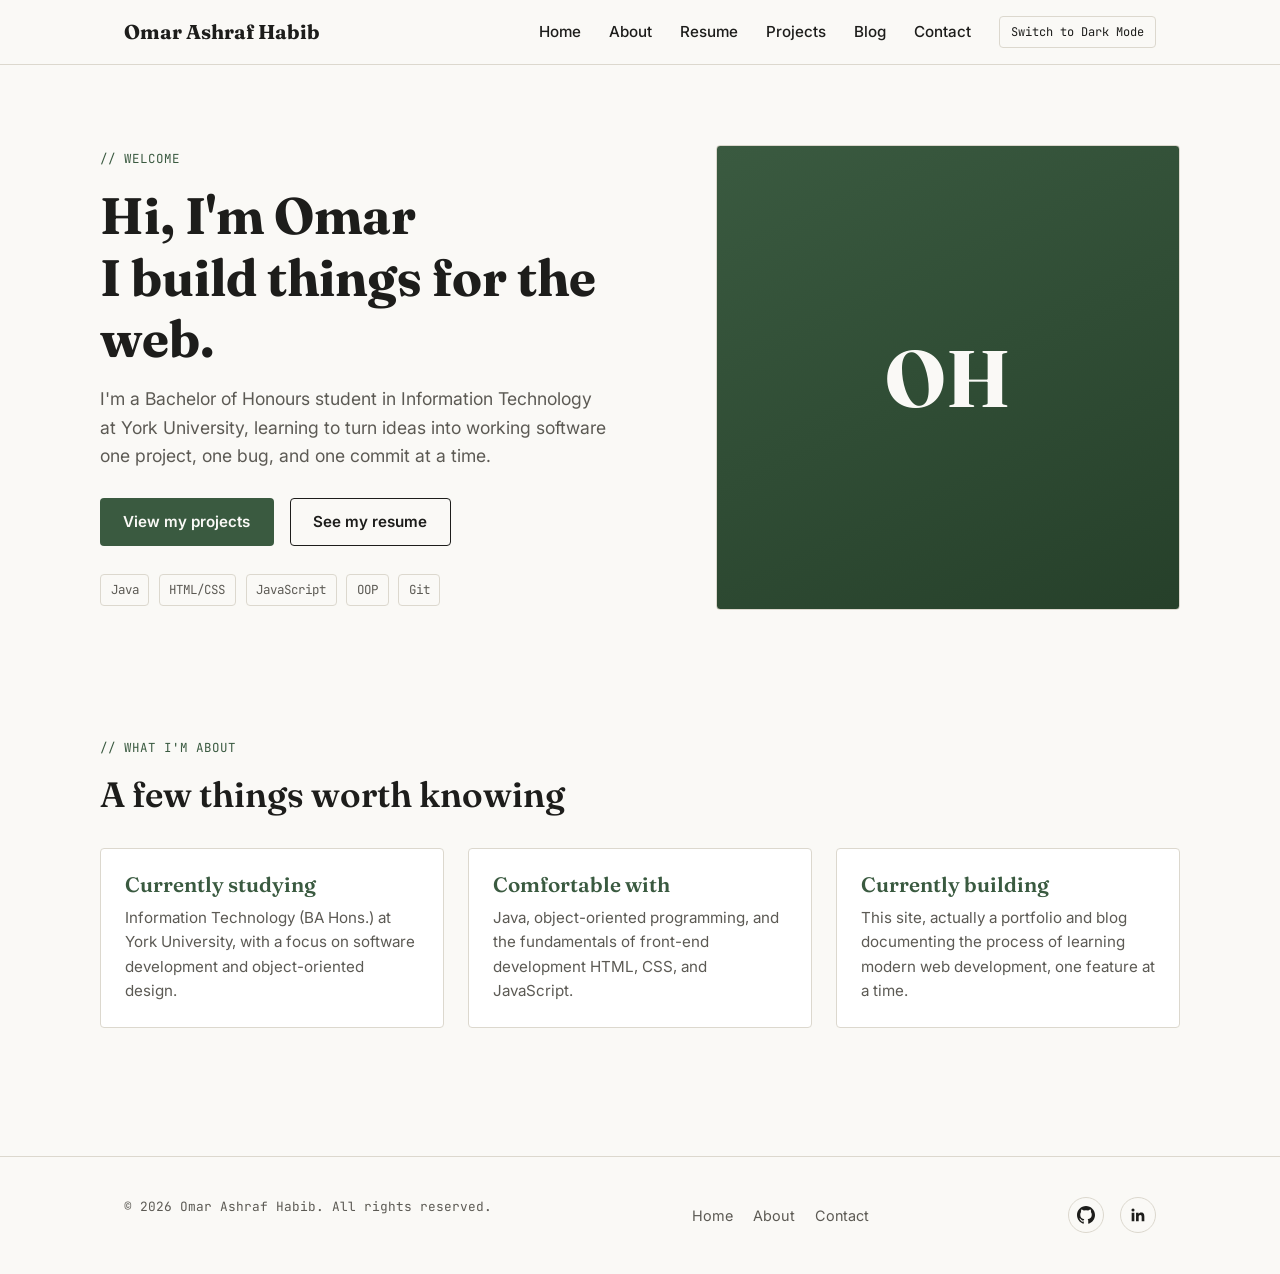
<file: index.html>
<!DOCTYPE html>
<html lang="en">
<head>
  <meta charset="UTF-8">
  <meta name="viewport" content="width=device-width, initial-scale=1.0">
  <title>Omar Ashraf Habib — IT Student &amp; Developer</title>
  <meta name="description" content="Portfolio of Omar Ashraf Habib, IT student at York University.">

  <link rel="stylesheet" href="css/style.css">

  <style>
    .hero {
      display: grid;
      grid-template-columns: 1.1fr 0.9fr;
      gap: 3rem;
      align-items: center;
      padding: 5rem 0 4rem;
    }

    .hero-photo {
      width: 100%;
      aspect-ratio: 1 / 1;
      border-radius: var(--radius);
      background: linear-gradient(155deg, var(--accent) 0%, #26402A 100%);
      display: flex;
      align-items: center;
      justify-content: center;
      color: #FAF9F6;
      font-family: var(--font-display);
      font-size: 5rem;
      font-weight: 700;
      border: 1px solid var(--border);
    }

    .hero h1 { margin: 0.75rem 0 1rem; }

    .hero-actions {
      display: flex;
      gap: 1rem;
      margin-top: 1.75rem;
      flex-wrap: wrap;
    }

    .stack-tags {
      display: flex;
      gap: 0.6rem;
      flex-wrap: wrap;
      margin-top: 1.75rem;
    }

    .stack-tags span {
      font-family: var(--font-mono);
      font-size: 0.78rem;
      border: 1px solid var(--border);
      padding: 0.3rem 0.6rem;
      border-radius: var(--radius);
      color: var(--text-muted);
    }

    .highlights {
      display: grid;
      grid-template-columns: repeat(3, 1fr);
      gap: 1.5rem;
    }

    .highlights .card h3 { margin-bottom: 0.5rem; color: var(--accent); }
    .highlights .card p { color: var(--text-muted); margin-bottom: 0; font-size: 0.95rem; }

    @media (max-width: 720px) {
      .hero { grid-template-columns: 1fr; padding-top: 2.5rem; }
      .hero-photo { max-width: 260px; margin: 0 auto; font-size: 3.5rem; }
      .highlights { grid-template-columns: 1fr; }
    }
  </style>
</head>
<body data-theme="light">
  <script>
    (function () {
      var saved = localStorage.getItem("theme");
      if (saved) document.body.setAttribute("data-theme", saved);
    })();
  </script>

  <div id="header-placeholder"></div>
  <!-- ===== Hero ===== -->
  <main>
    <section class="section hero container">
      <div class="hero-text">
        <p class="eyebrow">// welcome</p>
        <h1>Hi, I'm Omar <br>I build things for the web.</h1>
        <p style="font-size: 1.1rem; color: var(--text-muted); max-width: 46ch;">
          I'm a Bachelor of Honours student in Information Technology at York University,
          learning to turn ideas into working software  one project, one bug, and one
          commit at a time.
        </p>

        <div class="hero-actions">
          <a href="projects.html" class="btn btn-primary">View my projects</a>
          <a href="resume.html" class="btn btn-outline">See my resume</a>
        </div>

        <div class="stack-tags">
          <span>Java</span>
          <span>HTML/CSS</span>
          <span>JavaScript</span>
          <span>OOP</span>
          <span>Git</span>
        </div>
      </div>

      <div class="hero-photo" aria-hidden="true">OH</div>
    </section>

    <!-- ===== Quick highlights ===== -->
    <section class="section container">
      <p class="eyebrow">// what I'm about</p>
      <h2 style="margin-bottom: 2rem;">A few things worth knowing</h2>

      <div class="highlights">
        <div class="card">
          <h3>Currently studying</h3>
          <p>Information Technology (BA Hons.) at York University, with a focus on
          software development and object-oriented design.</p>
        </div>
        <div class="card">
          <h3>Comfortable with</h3>
          <p>Java, object-oriented programming, and the fundamentals of front-end
          development  HTML, CSS, and JavaScript.</p>
        </div>
        <div class="card">
          <h3>Currently building</h3>
          <p>This site, actually a portfolio and blog documenting the process of
          learning modern web development, one feature at a time.</p>
        </div>
      </div>
    </section>
  </main>

  <div id="footer-placeholder"></div>
  <script src="js/theme.js"></script>
  <script src="js/components.js"></script>
</body>
</html>
</file>
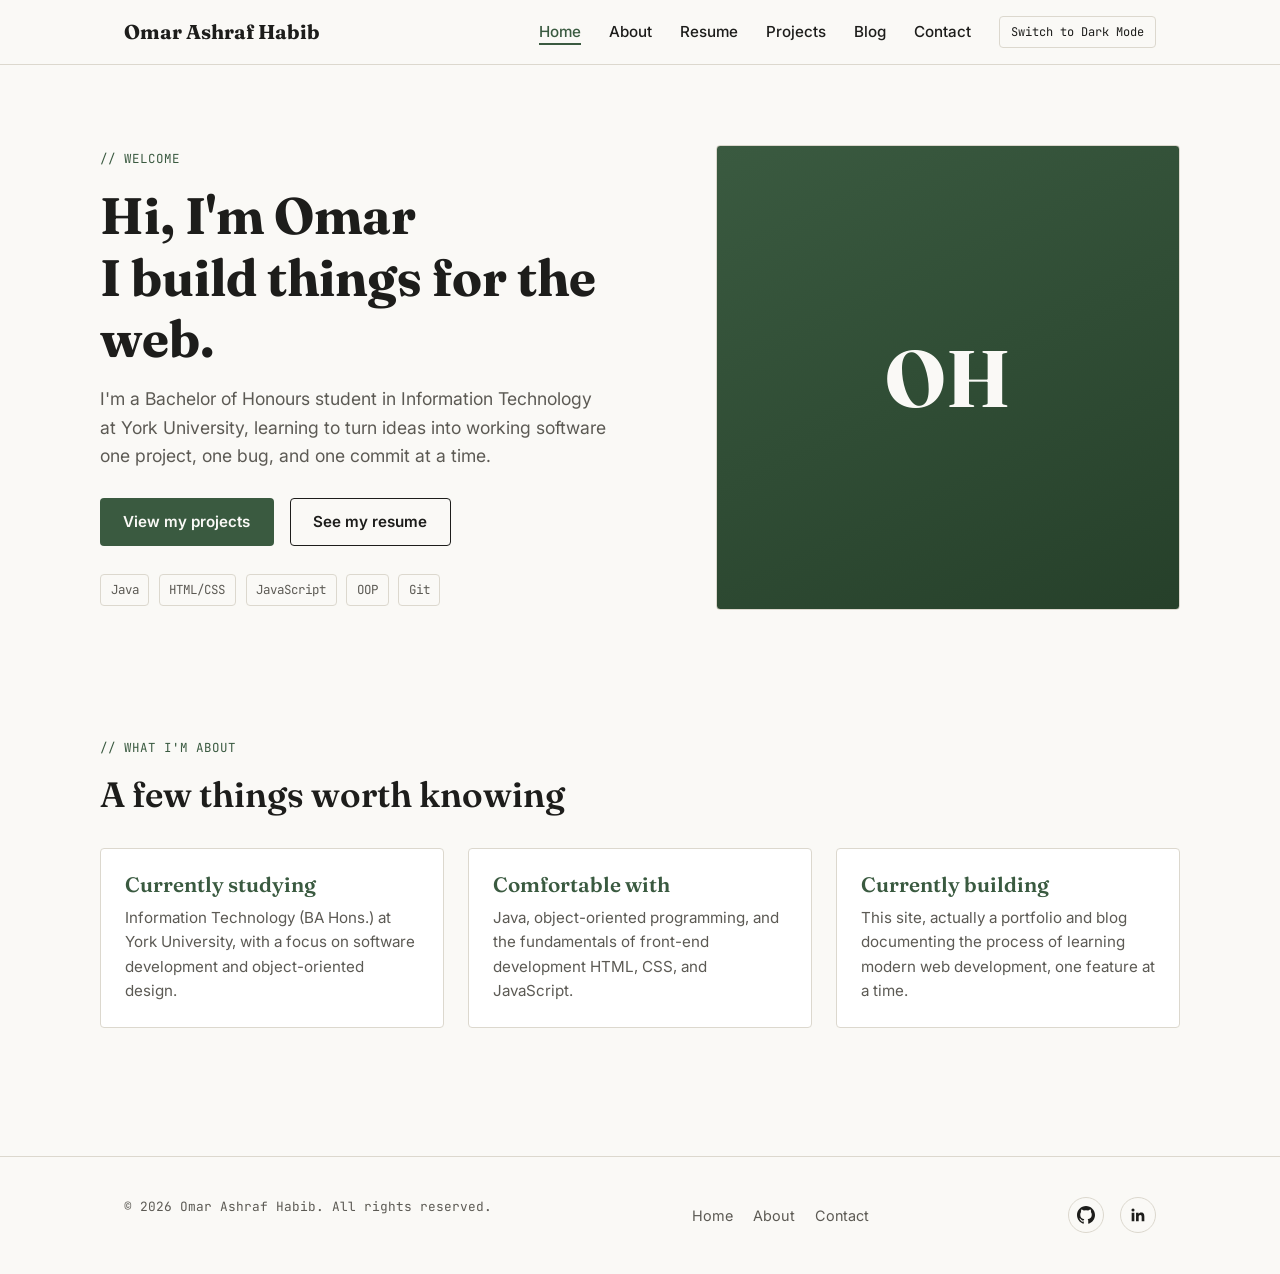
<file: Index.html>
<!DOCTYPE html>
<html lang="en">
<head>
  <meta charset="UTF-8">
  <meta name="viewport" content="width=device-width, initial-scale=1.0">
  <title>Omar Ashraf Habib — IT Student &amp; Developer</title>
  <meta name="description" content="Portfolio of Omar Ashraf Habib, IT student at York University.">

  <!-- External stylesheet (Level 3: external CSS) -->
  <link rel="stylesheet" href="css/style.css">

  <!-- Internal stylesheet (Level 2: internal CSS) — page-specific hero layout -->
  <style>
    .hero {
      display: grid;
      grid-template-columns: 1.1fr 0.9fr;
      gap: 3rem;
      align-items: center;
      padding: 5rem 0 4rem;
    }

    .hero-photo {
      width: 100%;
      aspect-ratio: 1 / 1;
      border-radius: var(--radius);
      background: linear-gradient(155deg, var(--accent) 0%, #26402A 100%);
      display: flex;
      align-items: center;
      justify-content: center;
      color: #FAF9F6;
      font-family: var(--font-display);
      font-size: 5rem;
      font-weight: 700;
      border: 1px solid var(--border);
    }

    .hero h1 { margin: 0.75rem 0 1rem; }

    .hero-actions {
      display: flex;
      gap: 1rem;
      margin-top: 1.75rem;
      flex-wrap: wrap;
    }

    .stack-tags {
      display: flex;
      gap: 0.6rem;
      flex-wrap: wrap;
      margin-top: 1.75rem;
    }

    .stack-tags span {
      font-family: var(--font-mono);
      font-size: 0.78rem;
      border: 1px solid var(--border);
      padding: 0.3rem 0.6rem;
      border-radius: var(--radius);
      color: var(--text-muted);
    }

    .highlights {
      display: grid;
      grid-template-columns: repeat(3, 1fr);
      gap: 1.5rem;
    }

    .highlights .card h3 { margin-bottom: 0.5rem; color: var(--accent); }
    .highlights .card p { color: var(--text-muted); margin-bottom: 0; font-size: 0.95rem; }

    @media (max-width: 720px) {
      .hero { grid-template-columns: 1fr; padding-top: 2.5rem; }
      .hero-photo { max-width: 260px; margin: 0 auto; font-size: 3.5rem; }
      .highlights { grid-template-columns: 1fr; }
    }
  </style>
</head>
<body data-theme="light">

    <script>
        (function () {
        var saved = localStorage.getItem("theme");
        if (saved) document.body.setAttribute("data-theme", saved);
        })();
    </script>

  <!-- ===== Header / Navigation ===== -->
  <header class="site-header">
    <div class="nav-wrap">
      <a href="index.html" class="brand">Omar Ashraf Habib</a>

      <button class="nav-toggle" id="nav-toggle" aria-expanded="false" aria-controls="main-nav">Menu</button>

      <nav class="main-nav" id="main-nav">
        <ul>
          <li><a href="index.html" aria-current="page">Home</a></li>
          <li><a href="about.html">About</a></li>
          <li><a href="resume.html">Resume</a></li>
          <li><a href="projects.html">Projects</a></li>
          <li><a href="blog.html">Blog</a></li>
          <li><a href="contact.html">Contact</a></li>
          <li><button class="theme-toggle" id="theme-toggle">Switch to Dark Mode</button></li>
        </ul>
      </nav>
    </div>
  </header>

  <!-- ===== Hero ===== -->
  <main>
    <section class="section hero container">
      <div class="hero-text">
        <p class="eyebrow">// welcome</p>
        <h1>Hi, I'm Omar <br>I build things for the web.</h1>
        <p style="font-size: 1.1rem; color: var(--text-muted); max-width: 46ch;">
          I'm a Bachelor of Honours student in Information Technology at York University,
          learning to turn ideas into working software one project, one bug, and one
          commit at a time.
        </p>

        <div class="hero-actions">
          <a href="projects.html" class="btn btn-primary">View my projects</a>
          <a href="resume.html" class="btn btn-outline">See my resume</a>
        </div>

        <div class="stack-tags">
          <span>Java</span>
          <span>HTML/CSS</span>
          <span>JavaScript</span>
          <span>OOP</span>
          <span>Git</span>
        </div>
      </div>

      <div class="hero-photo" aria-hidden="true">OH</div>
    </section>

    <!-- ===== Quick highlights ===== -->
    <section class="section container">
      <p class="eyebrow">// what I'm about</p>
      <h2 style="margin-bottom: 2rem;">A few things worth knowing</h2>

      <div class="highlights">
        <div class="card">
          <h3>Currently studying</h3>
          <p>Information Technology (BA Hons.) at York University, with a focus on
          software development and object-oriented design.</p>
        </div>
        <div class="card">
          <h3>Comfortable with</h3>
          <p>Java, object-oriented programming, and the fundamentals of front-end
          development HTML, CSS, and JavaScript.</p>
        </div>
        <div class="card">
          <h3>Currently building</h3>
          <p>This site, actually a portfolio and blog documenting the process of
          learning modern web development, one feature at a time.</p>
        </div>
      </div>
    </section>
  </main>

  <!-- ===== Footer ===== -->
  <footer class="site-footer">
    <div class="footer-wrap">
      <p class="copyright">&copy; <span id="year">2026</span> Omar Ashraf Habib. All rights reserved.</p>

      <div class="footer-links">
        <ul>
          <li><a href="index.html">Home</a></li>
          <li><a href="about.html">About</a></li>
          <li><a href="contact.html">Contact</a></li>
        </ul>
      </div>

      <div class="social-links">
        <a href="https://github.com/OmarAshrafHabib" target="_blank" rel="noopener" aria-label="GitHub"><svg width="18" height="18" viewBox="0 0 24 24" fill="currentColor" aria-hidden="true"><path d="M12 0C5.37 0 0 5.4 0 12.07c0 5.34 3.44 9.87 8.21 11.47.6.11.82-.26.82-.58 0-.29-.01-1.23-.02-2.23-3.34.73-4.04-1.43-4.04-1.43-.55-1.4-1.34-1.78-1.34-1.78-1.09-.75.08-.73.08-.73 1.2.09 1.84 1.24 1.84 1.24 1.07 1.85 2.81 1.31 3.5 1 .11-.79.42-1.31.76-1.62-2.67-.31-5.47-1.36-5.47-6.03 0-1.33.47-2.42 1.24-3.28-.12-.31-.54-1.56.12-3.25 0 0 1.01-.33 3.3 1.25a11.3 11.3 0 0 1 6.01 0c2.29-1.58 3.3-1.25 3.3-1.25.66 1.69.24 2.94.12 3.25.77.86 1.24 1.95 1.24 3.28 0 4.68-2.81 5.72-5.49 6.02.43.38.81 1.12.81 2.27 0 1.64-.01 2.96-.01 3.36 0 .32.21.7.83.58C20.57 21.93 24 17.4 24 12.07 24 5.4 18.63 0 12 0z"/></svg></a>
        <a href="https://www.linkedin.com/in/omarashrafhabib" target="_blank" rel="noopener" aria-label="LinkedIn"><svg width="18" height="18" viewBox="0 0 24 24" fill="currentColor" aria-hidden="true"><path d="M20.45 20.45h-3.55v-5.57c0-1.33-.03-3.04-1.85-3.04-1.86 0-2.14 1.45-2.14 2.94v5.67H9.36V9h3.41v1.56h.05c.48-.9 1.63-1.85 3.36-1.85 3.6 0 4.27 2.37 4.27 5.45v6.29zM5.34 7.43a2.06 2.06 0 1 1 0-4.12 2.06 2.06 0 0 1 0 4.12zM7.12 20.45H3.56V9h3.56v11.45z"/></svg></a>
      </div>
    </div>
  </footer>

    <script>document.getElementById('year').textContent = new Date().getFullYear();</script>
    <script src="js/theme.js"></script>
</body>
</html>
</file>
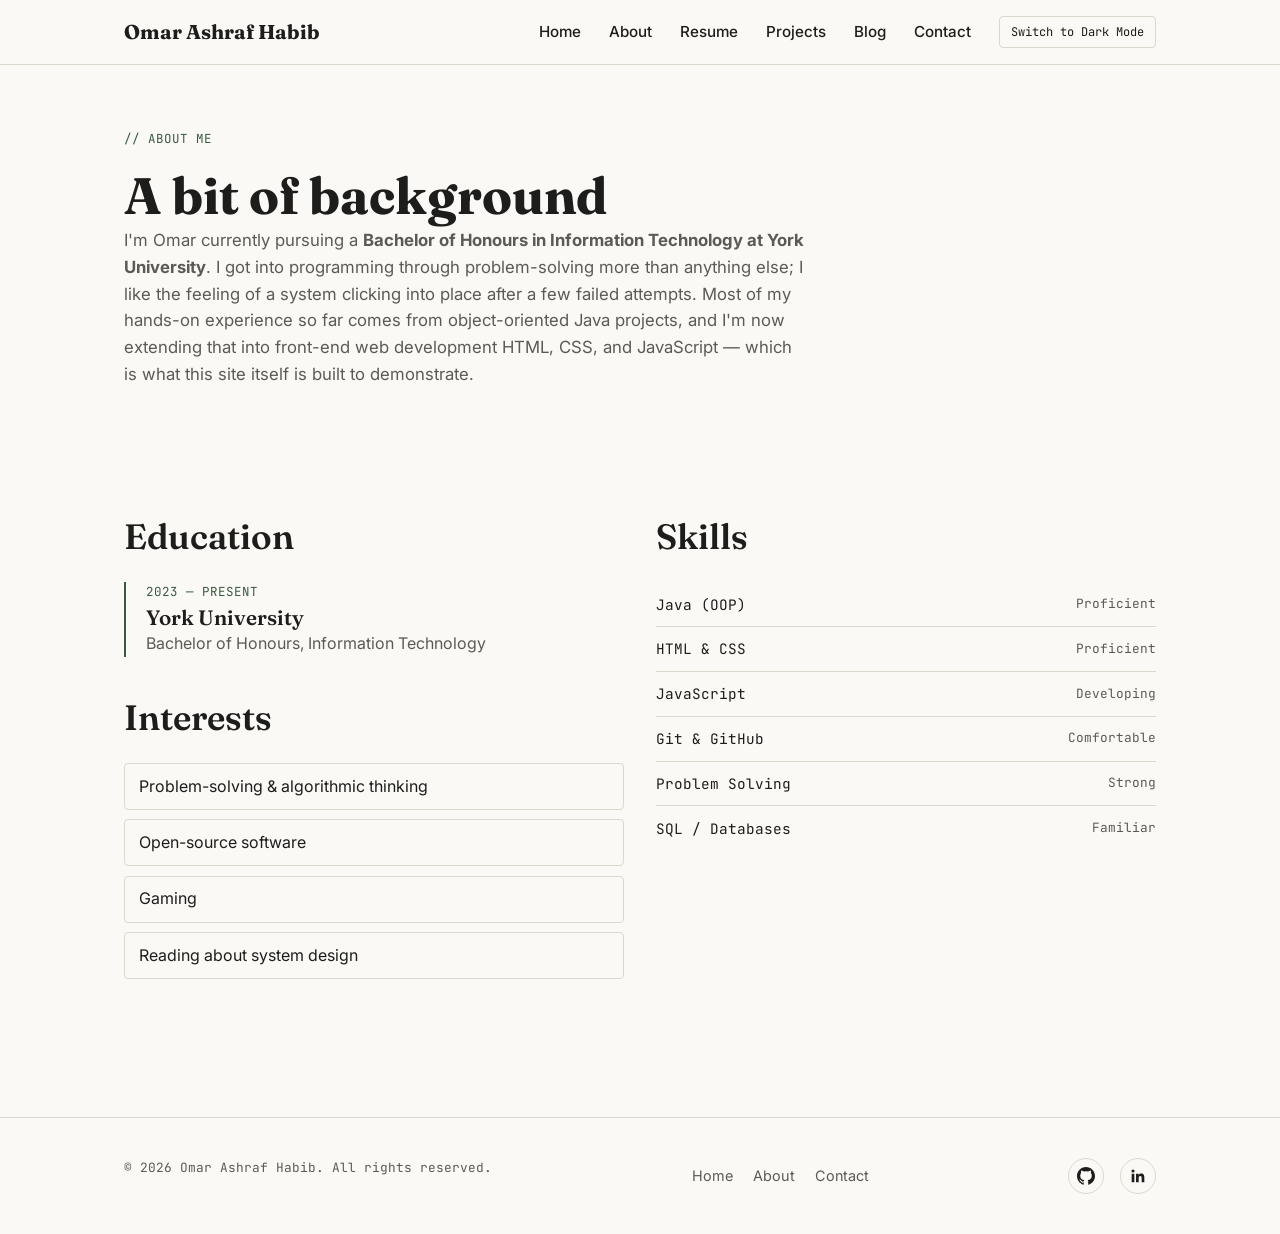
<file: about.html>
<!DOCTYPE html>
<html lang="en">
<head>
  <meta charset="UTF-8">
  <meta name="viewport" content="width=device-width, initial-scale=1.0">
  <title>About Omar Ashraf Habib</title>
  <meta name="description" content="About Omar Ashraf Habib — education, skills, and interests.">

  <!-- External stylesheet (Level 3: external CSS) -->
  <link rel="stylesheet" href="css/style.css">

  <!-- Internal stylesheet (Level 2: internal CSS) — page-specific layout -->
  <style>
    .about-hero {
      padding: 4rem 0 2rem;
      max-width: 68ch;
    }

    .about-grid {
      display: grid;
      grid-template-columns: 1fr 1fr;
      gap: 2rem;
      margin-top: 1rem;
    }

    .skill-list, .interest-list {
      list-style: none;
    }

    .skill-list li {
      display: flex;
      justify-content: space-between;
      align-items: center;
      padding: 0.65rem 0;
      border-bottom: 1px solid var(--border);
      font-family: var(--font-mono);
      font-size: 0.9rem;
    }
    .skill-list li:last-child { border-bottom: none; }

    .skill-level {
      color: var(--text-muted);
      font-size: 0.8rem;
    }

    .interest-list li {
      padding: 0.6rem 0.9rem;
      border: 1px solid var(--border);
      border-radius: var(--radius);
      margin-bottom: 0.6rem;
      display: flex;
      align-items: center;
      gap: 0.6rem;
    }

    .edu-item {
      border-left: 2px solid var(--accent);
      padding-left: 1.25rem;
      margin-bottom: 1.5rem;
    }

    .edu-item .eyebrow { margin-bottom: 0.25rem; }

    @media (max-width: 720px) {
      .about-grid { grid-template-columns: 1fr; }
    }
  </style>
</head>
<body data-theme="light">
    <script>
    (function () {
        var saved = localStorage.getItem("theme");
        if (saved) document.body.setAttribute("data-theme", saved);
    })();
    </script>
  <!-- ===== Header / Navigation ===== -->
  <div id="header-placeholder"></div>

  <main class="container">

    <!-- ===== Bio ===== -->
    <section class="about-hero">
      <p class="eyebrow">// about me</p>
      <h1>A bit of background</h1>
      <p style="font-size: 1.05rem; color: var(--text-muted);">
        I'm Omar currently pursuing a <strong>Bachelor of Honours in Information
        Technology at York University</strong>. I got into programming through
        problem-solving more than anything else; I like the feeling of a system
        clicking into place after a few failed attempts. Most of my hands-on
        experience so far comes from object-oriented Java projects, and I'm now
        extending that into front-end web development HTML, CSS, and JavaScript —
        which is what this site itself is built to demonstrate.
      </p>
    </section>

    <div class="about-grid section">

      <!-- ===== Education ===== -->
      <div>
        <h2 style="margin-bottom: 1.5rem;">Education</h2>

        <div class="edu-item">
          <p class="eyebrow">2023 — Present</p>
          <h3>York University</h3>
          <p style="color: var(--text-muted); margin-bottom: 0;">
            Bachelor of Honours, Information Technology
          </p>
        </div>

        <h2 style="margin: 2.5rem 0 1.5rem;">Interests</h2>
        <ul class="interest-list">
          <li>Problem-solving &amp; algorithmic thinking</li>
          <li>Open-source software</li>
          <li>Gaming</li>
          <li>Reading about system design</li>
        </ul>
      </div>

      <!-- ===== Skills ===== -->
      <div>
        <h2 style="margin-bottom: 1.5rem;">Skills</h2>
        <ul class="skill-list">
          <li>Java (OOP) <span class="skill-level">Proficient</span></li>
          <li>HTML &amp; CSS <span class="skill-level">Proficient</span></li>
          <li>JavaScript <span class="skill-level">Developing</span></li>
          <li>Git &amp; GitHub <span class="skill-level">Comfortable</span></li>
          <li>Problem Solving <span class="skill-level">Strong</span></li>
          <li>SQL / Databases <span class="skill-level">Familiar</span></li>
        </ul>
      </div>

    </div>
  </main>

  <!-- ===== Footer ===== -->
  <div id="footer-placeholder"></div>
  <script src="js/theme.js"></script>
  <script src="js/components.js"></script>
</body>
</html>
</file>
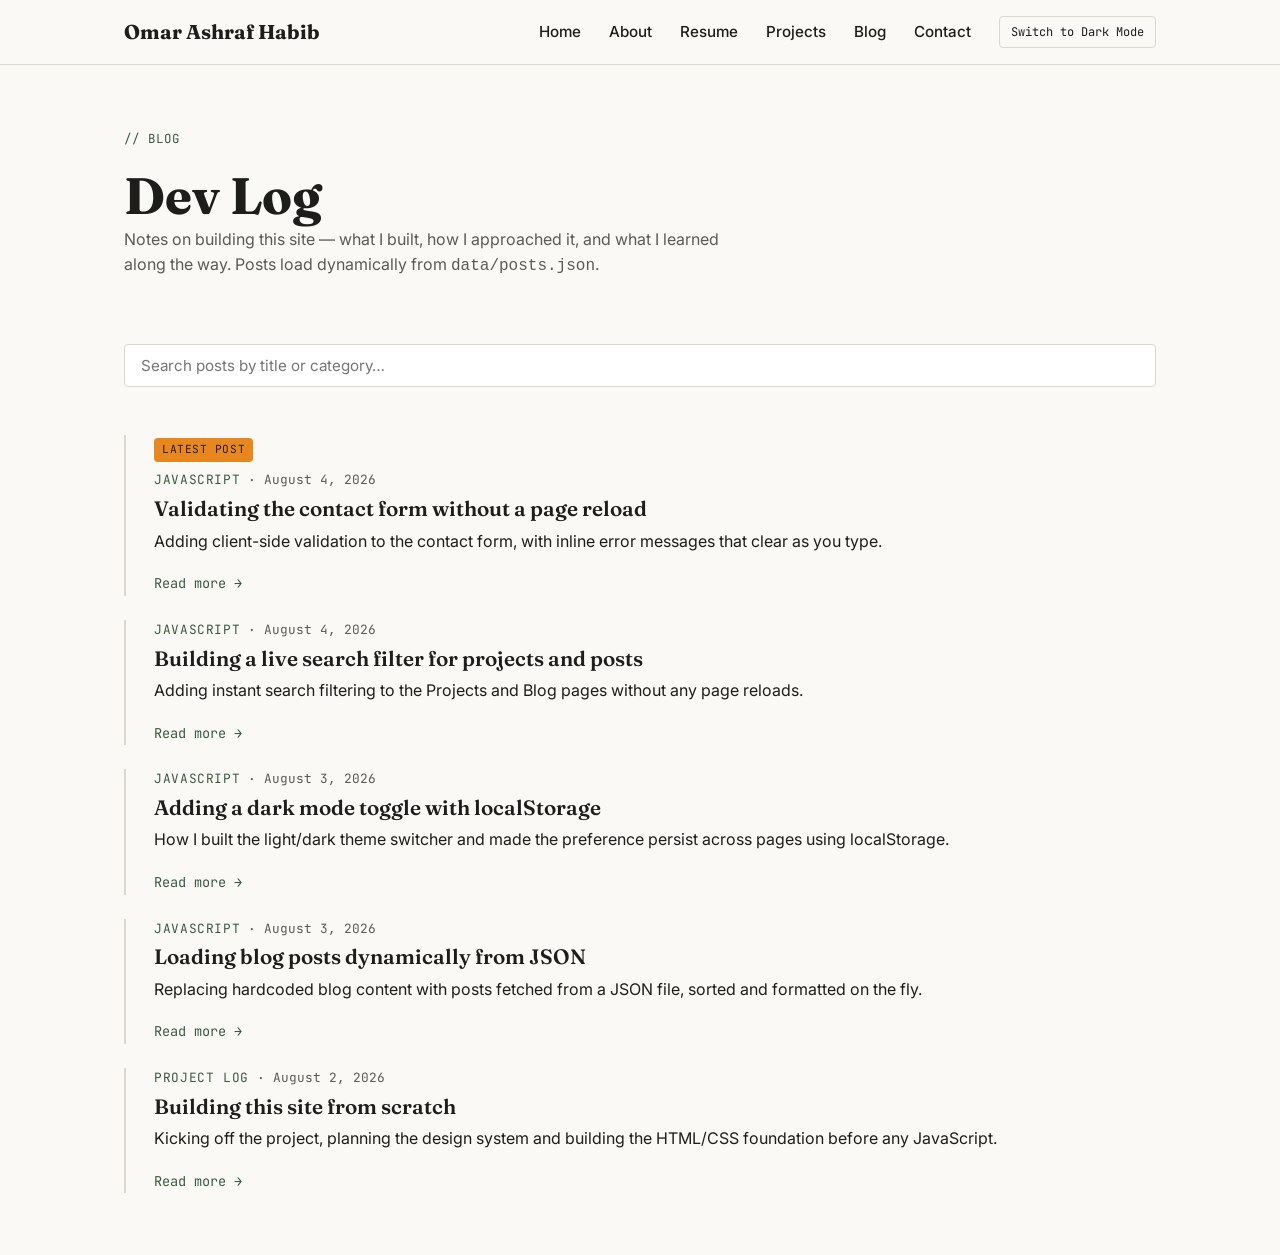
<file: blog.html>
<!DOCTYPE html>
<html lang="en">
<head>
  <meta charset="UTF-8">
  <meta name="viewport" content="width=device-width, initial-scale=1.0">
  <title>Blog Omar Ashraf Habib</title>
  <meta name="description" content="Blog posts by Omar Ashraf Habib documenting the development of this site.">

  <!-- External stylesheet (Level 3: external CSS) -->
  <link rel="stylesheet" href="css/style.css">

  <!-- Internal stylesheet (Level 2: internal CSS) — page-specific layout -->
  <style>
    .blog-header {
      padding: 4rem 0 1rem;
      max-width: 60ch;
    }

    .filter-bar {
      display: flex;
      gap: 0.75rem;
      flex-wrap: wrap;
      margin: 2rem 0 3rem;
    }

    .filter-bar input {
      flex: 1;
      min-width: 220px;
      font-family: var(--font-body);
      font-size: 0.95rem;
      padding: 0.7rem 1rem;
      border: 1px solid var(--border);
      border-radius: var(--radius);
      background-color: var(--bg-raised);
      color: var(--text);
    }
    .filter-bar input:focus-visible {
      outline: 2px solid var(--accent-2);
      outline-offset: 1px;
    }

    /* Post cards — styled here so js/blog.js only needs to worry about markup,
       not appearance, once it starts rendering posts in Phase 2 Part 3 */
    #blog-list {
      display: grid;
      gap: 1.5rem;
      padding-bottom: 4rem;
    }

    .post-card {
      position: relative;
      padding-left: 1.75rem;
      border-left: 2px solid var(--border);
    }

    .post-card .post-meta {
      font-family: var(--font-mono);
      font-size: 0.8rem;
      color: var(--text-muted);
      margin-bottom: 0.4rem;
    }

    .post-card .post-meta .category-tag {
      color: var(--accent);
      text-transform: uppercase;
      letter-spacing: 0.05em;
    }

    .post-card h3 { margin-bottom: 0.4rem; }

    .post-card .latest-badge {
      display: inline-block;
      font-family: var(--font-mono);
      font-size: 0.7rem;
      text-transform: uppercase;
      letter-spacing: 0.05em;
      background-color: var(--accent-2);
      color: #1D1D1B;
      padding: 0.2rem 0.5rem;
      border-radius: var(--radius);
      margin-bottom: 0.5rem;
    }

    .post-card .read-more {
      font-family: var(--font-mono);
      font-size: 0.85rem;
    }

    /* Placeholder shown until js/blog.js replaces it in Phase 2 */
    .blog-placeholder {
      text-align: center;
      padding: 4rem 1.5rem;
      color: var(--text-muted);
      font-family: var(--font-mono);
      font-size: 0.9rem;
      border: 1px dashed var(--border);
      border-radius: var(--radius);
    }

    #no-results {
      display: none;
      text-align: center;
      color: var(--text-muted);
      font-family: var(--font-mono);
      padding: 3rem 0;
    }
  </style>
</head>
<body data-theme="light">
    <script>
    (function () {
        var saved = localStorage.getItem("theme");
        if (saved) document.body.setAttribute("data-theme", saved);
    })();
    </script>
  <!-- ===== Header / Navigation ===== -->
  <div id="header-placeholder"></div>

  <main class="container">

    <section class="blog-header">
      <p class="eyebrow">// blog</p>
      <h1>Dev Log</h1>
      <p style="color: var(--text-muted);">
        Notes on building this site — what I built, how I approached it, and
        what I learned along the way. Posts load dynamically from
        <code>data/posts.json</code>.
      </p>
    </section>

    <!-- Filter bar: wired up in Phase 2, Part 5 -->
    <div class="filter-bar">
      <input type="text" id="filter-input" placeholder="Search posts by title or category…">
    </div>

    <!-- Posts render here via js/blog.js in Phase 2, Part 3.
         Until then, this placeholder shows the layout is ready. -->
    <div id="blog-list">
      <p class="blog-placeholder">
        Posts will appear here once data/posts.json and js/blog.js are added
        (Phase 2, Part 3).
      </p>
    </div>

    <p id="no-results">No posts match your search.</p>

  </main>

  <!-- ===== Footer ===== -->
  <script src="js/theme.js"></script>
  <script src="js/components.js"></script>
  <script src="js/blog.js"></script>
  <script src="js/filter.js"></script>
</body>
</html>
</file>
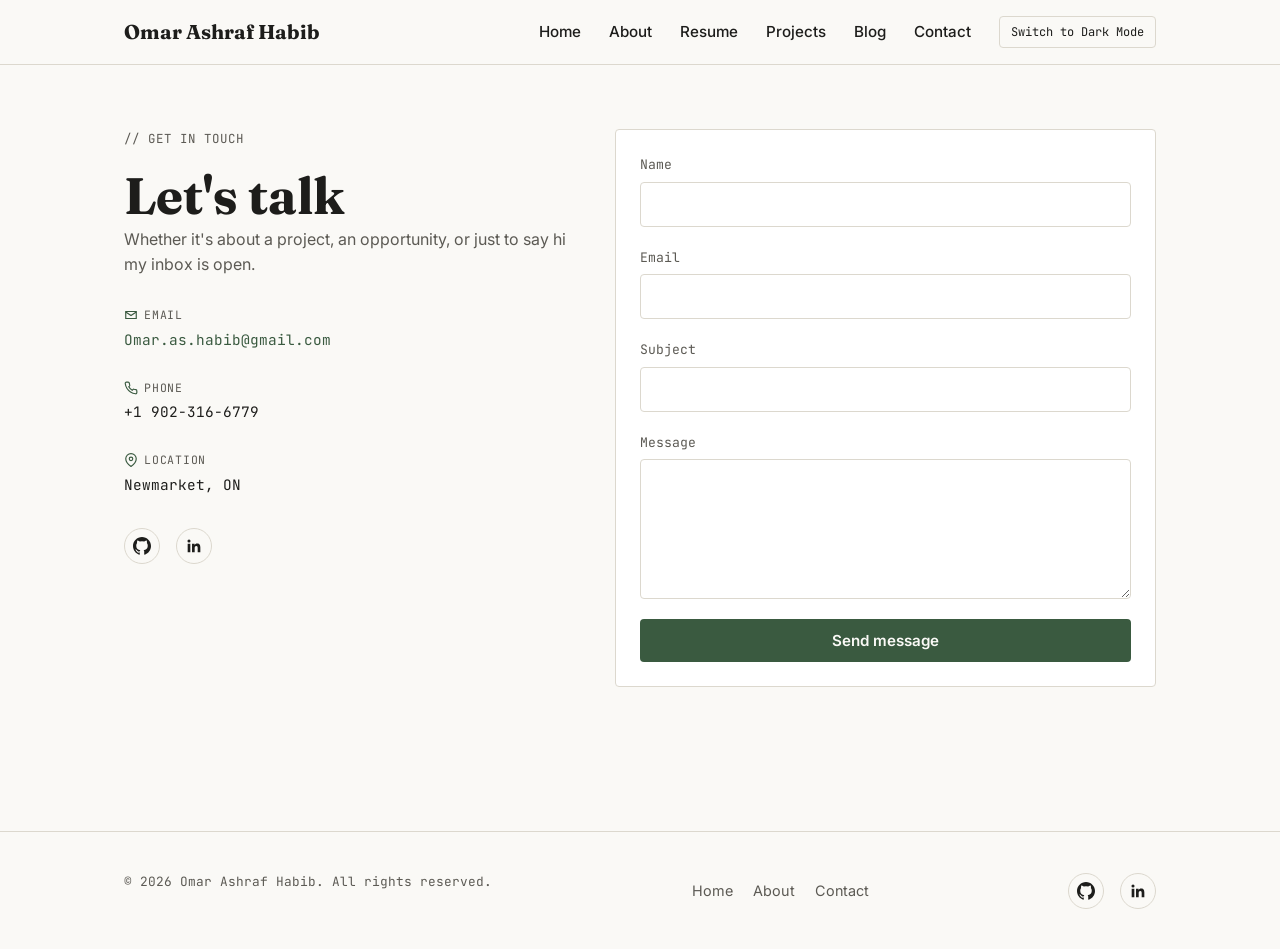
<file: contact.html>
<!DOCTYPE html>
<html lang="en">
<head>
  <meta charset="UTF-8">
  <meta name="viewport" content="width=device-width, initial-scale=1.0">
  <title>Contact Omar Ashraf Habib</title>
  <meta name="description" content="Get in touch with Omar Ashraf Habib.">

  <!-- External stylesheet (Level 3: external CSS) -->
  <link rel="stylesheet" href="css/style.css">

  <!-- Internal stylesheet (Level 2: internal CSS) — page-specific layout -->
  <style>
    .contact-wrap {
      padding: 4rem 0 5rem;
      display: grid;
      grid-template-columns: 0.9fr 1.1fr;
      gap: 3rem;
    }

    .contact-info p { color: var(--text-muted); }

    .info-row {
      display: flex;
      flex-direction: column;
      gap: 0.2rem;
      margin-top: 1.75rem;
      font-family: var(--font-mono);
      font-size: 0.9rem;
    }
    .info-row span.label {
      color: var(--text-muted);
      text-transform: uppercase;
      font-size: 0.72rem;
      letter-spacing: 0.06em;
      display: flex;
      align-items: center;
      gap: 0.4rem;
    }
    .info-row span.label svg { color: var(--accent); flex-shrink: 0; }

    .contact-info .social-links { margin-top: 2rem; }

    form.contact-form {
      display: flex;
      flex-direction: column;
      gap: 1.25rem;
    }

    .form-group { display: flex; flex-direction: column; gap: 0.4rem; }

    .form-group label {
      font-family: var(--font-mono);
      font-size: 0.82rem;
      color: var(--text-muted);
    }

    .form-group input,
    .form-group textarea {
      font-family: var(--font-body);
      font-size: 0.95rem;
      padding: 0.75rem 0.9rem;
      border: 1px solid var(--border);
      border-radius: var(--radius);
      background-color: var(--bg-raised);
      color: var(--text);
    }

    .form-group textarea { resize: vertical; min-height: 140px; }

    /* Inline error message — populated by js/validate.js in Phase 2, Part 4 */
    .error-msg {
      display: none;
      color: #C0392B;
      font-size: 0.82rem;
      font-family: var(--font-mono);
    }
    .error-msg.visible { display: block; }

    .form-group.has-error input,
    .form-group.has-error textarea {
      border-color: #C0392B;
    }

    /* Success message — shown in place of the form by js/validate.js */
    #form-success {
      display: none;
      text-align: center;
      padding: 3rem 1.5rem;
      border: 1px solid var(--border);
      border-radius: var(--radius);
      background-color: var(--bg-raised);
    }
    #form-success.visible { display: block; }

    @media (max-width: 720px) {
      .contact-wrap { grid-template-columns: 1fr; }
    }
  </style>
</head>
<body data-theme="light">

    <script>
    (function () {
        var saved = localStorage.getItem("theme");
        if (saved) document.body.setAttribute("data-theme", saved);
    })();
    </script>

  <!-- ===== Header / Navigation ===== -->
  <div id="header-placeholder"></div>

  <main class="container">
    <div class="contact-wrap">

      <!-- ===== Info / social ===== -->
      <div class="contact-info">
        <p class="eyebrow">// get in touch</p>
        <h1>Let's talk</h1>
        <p>
          Whether it's about a project, an opportunity, or just to say hi 
          my inbox is open.
        </p>

        <div class="info-row">
          <span class="label"><svg width="14" height="14" viewBox="0 0 24 24" fill="none" stroke="currentColor" stroke-width="2" aria-hidden="true"><path d="M3 6h18v12H3z"/><path d="M3 7l9 6 9-6"/></svg>Email</span>
          <a href="mailto:Omar.as.habib@gmail.com">Omar.as.habib@gmail.com</a>
        </div>

        <div class="info-row">
          <span class="label"><svg width="14" height="14" viewBox="0 0 24 24" fill="none" stroke="currentColor" stroke-width="2" aria-hidden="true"><path d="M22 16.92v3a2 2 0 0 1-2.18 2 19.8 19.8 0 0 1-8.63-3.07 19.5 19.5 0 0 1-6-6 19.8 19.8 0 0 1-3.07-8.67A2 2 0 0 1 4.11 2h3a2 2 0 0 1 2 1.72c.13 1 .36 1.98.68 2.93a2 2 0 0 1-.45 2.11L8.09 9.91a16 16 0 0 0 6 6l1.15-1.25a2 2 0 0 1 2.11-.45c.95.32 1.93.55 2.93.68A2 2 0 0 1 22 16.92z"/></svg>Phone</span>
          <span>+1 902-316-6779</span>
        </div>

        <div class="info-row">
          <span class="label"><svg width="14" height="14" viewBox="0 0 24 24" fill="none" stroke="currentColor" stroke-width="2" aria-hidden="true"><path d="M21 10c0 7-9 13-9 13s-9-6-9-13a9 9 0 0 1 18 0z"/><circle cx="12" cy="10" r="3"/></svg>Location</span>
          <span>Newmarket, ON</span>
        </div>

        <div class="social-links">
          <a href="https://github.com/OmarAshrafHabib" target="_blank" rel="noopener" aria-label="GitHub"><svg width="18" height="18" viewBox="0 0 24 24" fill="currentColor" aria-hidden="true"><path d="M12 0C5.37 0 0 5.4 0 12.07c0 5.34 3.44 9.87 8.21 11.47.6.11.82-.26.82-.58 0-.29-.01-1.23-.02-2.23-3.34.73-4.04-1.43-4.04-1.43-.55-1.4-1.34-1.78-1.34-1.78-1.09-.75.08-.73.08-.73 1.2.09 1.84 1.24 1.84 1.24 1.07 1.85 2.81 1.31 3.5 1 .11-.79.42-1.31.76-1.62-2.67-.31-5.47-1.36-5.47-6.03 0-1.33.47-2.42 1.24-3.28-.12-.31-.54-1.56.12-3.25 0 0 1.01-.33 3.3 1.25a11.3 11.3 0 0 1 6.01 0c2.29-1.58 3.3-1.25 3.3-1.25.66 1.69.24 2.94.12 3.25.77.86 1.24 1.95 1.24 3.28 0 4.68-2.81 5.72-5.49 6.02.43.38.81 1.12.81 2.27 0 1.64-.01 2.96-.01 3.36 0 .32.21.7.83.58C20.57 21.93 24 17.4 24 12.07 24 5.4 18.63 0 12 0z"/></svg></a>
          <a href="https://www.linkedin.com/in/omarashrafhabib" target="_blank" rel="noopener" aria-label="LinkedIn"><svg width="18" height="18" viewBox="0 0 24 24" fill="currentColor" aria-hidden="true"><path d="M20.45 20.45h-3.55v-5.57c0-1.33-.03-3.04-1.85-3.04-1.86 0-2.14 1.45-2.14 2.94v5.67H9.36V9h3.41v1.56h.05c.48-.9 1.63-1.85 3.36-1.85 3.6 0 4.27 2.37 4.27 5.45v6.29zM5.34 7.43a2.06 2.06 0 1 1 0-4.12 2.06 2.06 0 0 1 0 4.12zM7.12 20.45H3.56V9h3.56v11.45z"/></svg></a>
        </div>
      </div>

      <!-- ===== Contact form ===== -->
      <div>
        <form class="contact-form card" id="contact-form" novalidate>

          <div class="form-group" id="name-group">
            <label for="name">Name</label>
            <input type="text" id="name" name="name">
            <span class="error-msg" id="name-error">Please enter your name.</span>
          </div>

          <div class="form-group" id="email-group">
            <label for="email">Email</label>
            <input type="email" id="email" name="email">
            <span class="error-msg" id="email-error">Please enter a valid email address.</span>
          </div>

          <div class="form-group" id="subject-group">
            <label for="subject">Subject</label>
            <input type="text" id="subject" name="subject">
          </div>

          <div class="form-group" id="message-group">
            <label for="message">Message</label>
            <textarea id="message" name="message"></textarea>
            <span class="error-msg" id="message-error">Message must be at least 20 characters.</span>
          </div>

          <button type="submit" class="btn btn-primary">Send message</button>
        </form>

        <!-- Shown by js/validate.js once the form passes validation -->
        <div id="form-success">
          <h3>Message sent</h3>
          <p style="color: var(--text-muted); margin-bottom: 0;">
            Thanks for reaching out — I'll get back to you soon.
          </p>
        </div>
      </div>

    </div>
  </main>

  <!-- ===== Footer ===== -->
  <div id="footer-placeholder"></div>
  <script src="js/theme.js"></script>
  <script src="js/components.js"></script>
  <script src="js/validate.js"></script>
</body>
</html>
</body>
</html>
</file>
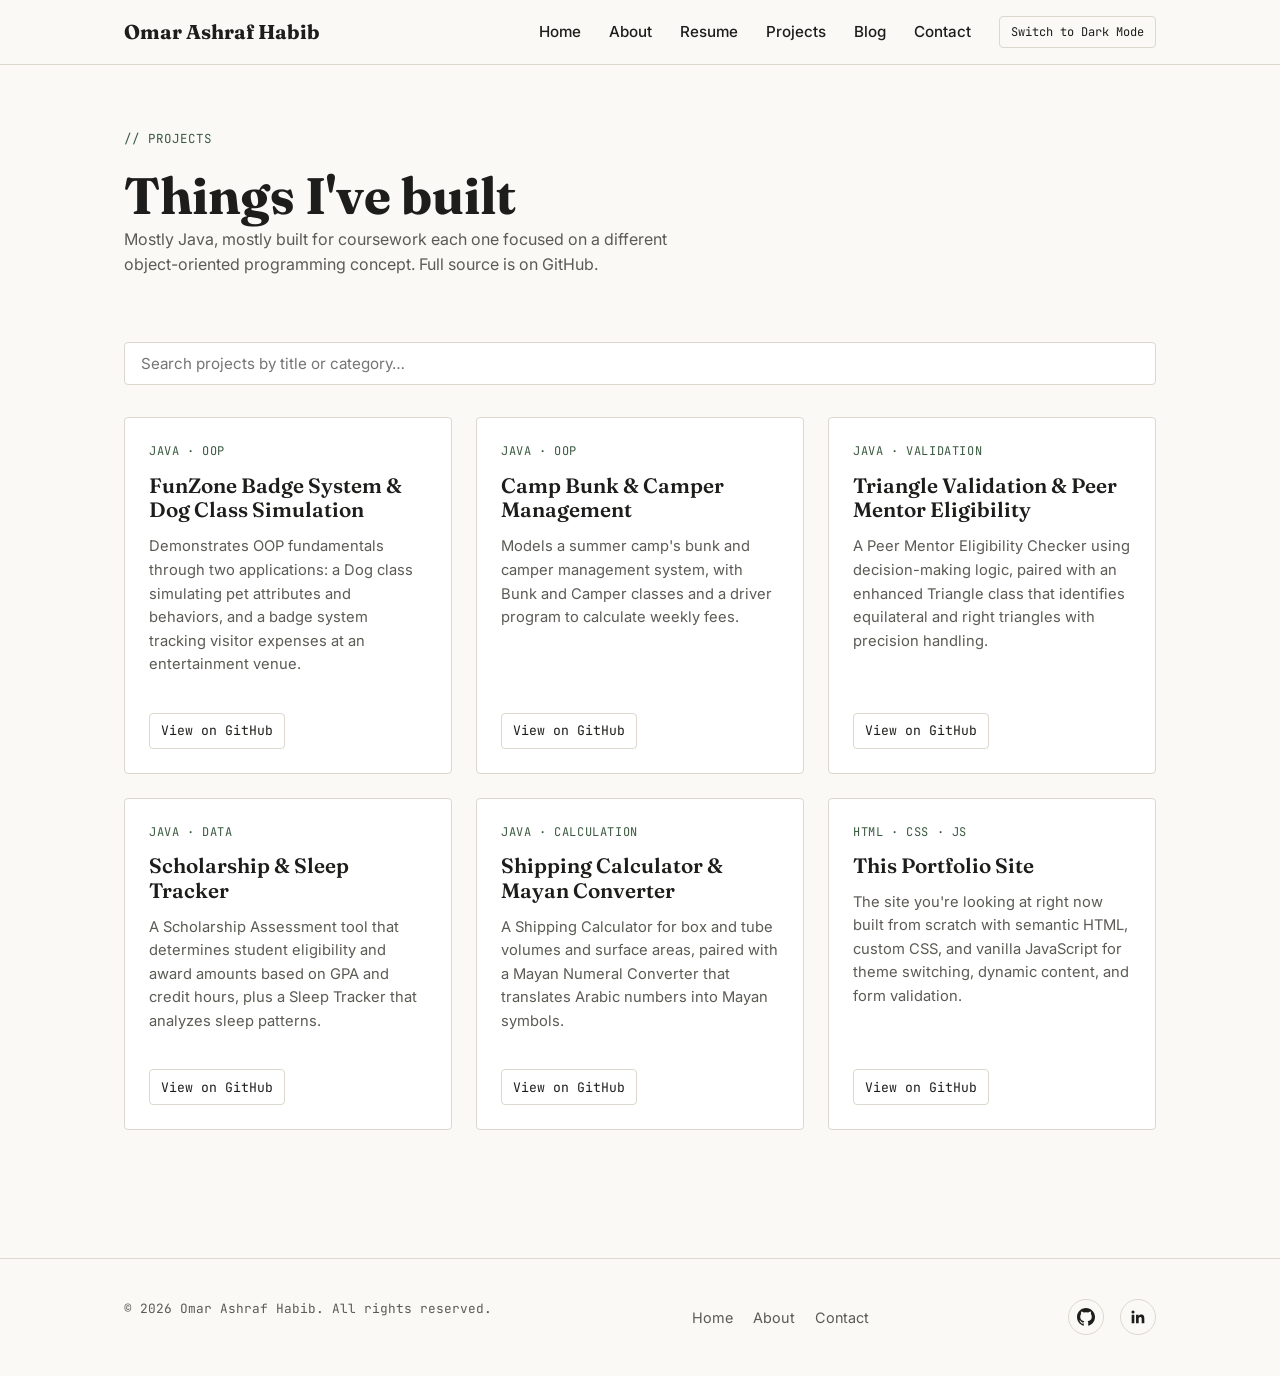
<file: projects.html>
<!DOCTYPE html>
<html lang="en">
<head>
  <meta charset="UTF-8">
  <meta name="viewport" content="width=device-width, initial-scale=1.0">
  <title>Projects Omar Ashraf Habib</title>
  <meta name="description" content="Projects by Omar Ashraf Habib — Java OOP applications and web development work.">

  <!-- External stylesheet (Level 3: external CSS) -->
  <link rel="stylesheet" href="css/style.css">

  <!-- Internal stylesheet (Level 2: internal CSS) — page-specific layout -->
  <style>
    .projects-header {
      padding: 4rem 0 1rem;
      max-width: 60ch;
    }

    .filter-bar {
      display: flex;
      gap: 0.75rem;
      flex-wrap: wrap;
      margin: 2rem 0;
    }

    .filter-bar input {
      flex: 1;
      min-width: 220px;
      font-family: var(--font-body);
      font-size: 0.95rem;
      padding: 0.7rem 1rem;
      border: 1px solid var(--border);
      border-radius: var(--radius);
      background-color: var(--bg-raised);
      color: var(--text);
    }
    .filter-bar input:focus-visible {
      outline: 2px solid var(--accent-2);
      outline-offset: 1px;
    }

    .project-grid {
      display: grid;
      grid-template-columns: repeat(auto-fill, minmax(280px, 1fr));
      gap: 1.5rem;
      padding-bottom: 4rem;
    }

    .project-card {
      display: flex;
      flex-direction: column;
      gap: 0.75rem;
    }

    .project-card .card-tag {
      font-family: var(--font-mono);
      font-size: 0.75rem;
      color: var(--accent);
      text-transform: uppercase;
      letter-spacing: 0.05em;
    }

    .project-card .card-title { margin: 0; }

    .project-card p.card-desc {
      color: var(--text-muted);
      font-size: 0.92rem;
      flex-grow: 1;
    }

    .project-card .card-actions {
      display: flex;
      gap: 0.75rem;
      margin-top: 0.5rem;
    }

    .project-card .card-actions a {
      font-family: var(--font-mono);
      font-size: 0.82rem;
      border: 1px solid var(--border);
      padding: 0.4rem 0.7rem;
      border-radius: var(--radius);
      color: var(--text);
    }
    .project-card .card-actions a:hover {
      border-color: var(--accent);
      color: var(--accent);
      text-decoration: none;
    }

    #no-results {
      display: none;
      text-align: center;
      color: var(--text-muted);
      font-family: var(--font-mono);
      padding: 3rem 0;
    }
  </style>
</head>
<body data-theme="light">

    <script>
    (function () {
        var saved = localStorage.getItem("theme");
        if (saved) document.body.setAttribute("data-theme", saved);
    })();
    </script>

  <!-- ===== Header / Navigation ===== -->
  <div id="header-placeholder"></div>

  <main class="container">

    <section class="projects-header">
      <p class="eyebrow">// projects</p>
      <h1>Things I've built</h1>
      <p style="color: var(--text-muted);">
        Mostly Java, mostly built for coursework each one focused on a
        different object-oriented programming concept. Full source is on
        GitHub.
      </p>
    </section>

    <!-- Filter bar: wired up in Phase 2, Part 5 -->
    <div class="filter-bar">
      <input type="text" id="filter-input" placeholder="Search projects by title or category…">
    </div>

    <div class="project-grid" id="project-grid">

      <div class="project-card card">
        <span class="card-tag">Java · OOP</span>
        <h3 class="card-title">FunZone Badge System &amp; Dog Class Simulation</h3>
        <p class="card-desc">
          Demonstrates OOP fundamentals through two applications: a Dog class
          simulating pet attributes and behaviors, and a badge system tracking
          visitor expenses at an entertainment venue.
        </p>
        <div class="card-actions">
          <a href="https://github.com/OmarAshrafHabib/Java-OOP-FunZone-Badge-System-Dog-Class-Simulation" target="_blank" rel="noopener">View on GitHub</a>
        </div>
      </div>

      <div class="project-card card">
        <span class="card-tag">Java · OOP</span>
        <h3 class="card-title">Camp Bunk &amp; Camper Management</h3>
        <p class="card-desc">
          Models a summer camp's bunk and camper management system, with
          Bunk and Camper classes and a driver program to calculate weekly
          fees.
        </p>
        <div class="card-actions">
          <a href="https://github.com/OmarAshrafHabib/Java-OOP-Lab-Camp-Bunk-Camper-Management" target="_blank" rel="noopener">View on GitHub</a>
        </div>
      </div>

      <div class="project-card card">
        <span class="card-tag">Java · Validation</span>
        <h3 class="card-title">Triangle Validation &amp; Peer Mentor Eligibility</h3>
        <p class="card-desc">
          A Peer Mentor Eligibility Checker using decision-making logic,
          paired with an enhanced Triangle class that identifies equilateral
          and right triangles with precision handling.
        </p>
        <div class="card-actions">
          <a href="https://github.com/OmarAshrafHabib/Java-OOP-Triangle-Validation-and-Peer-Mentor-Eligibility" target="_blank" rel="noopener">View on GitHub</a>
        </div>
      </div>

      <div class="project-card card">
        <span class="card-tag">Java · Data</span>
        <h3 class="card-title">Scholarship &amp; Sleep Tracker</h3>
        <p class="card-desc">
          A Scholarship Assessment tool that determines student eligibility
          and award amounts based on GPA and credit hours, plus a Sleep
          Tracker that analyzes sleep patterns.
        </p>
        <div class="card-actions">
          <a href="https://github.com/OmarAshrafHabib/Java-OOP-Scholarship-and-Sleep-Tracker" target="_blank" rel="noopener">View on GitHub</a>
        </div>
      </div>

      <div class="project-card card">
        <span class="card-tag">Java · Calculation</span>
        <h3 class="card-title">Shipping Calculator &amp; Mayan Converter</h3>
        <p class="card-desc">
          A Shipping Calculator for box and tube volumes and surface areas,
          paired with a Mayan Numeral Converter that translates Arabic
          numbers into Mayan symbols.
        </p>
        <div class="card-actions">
          <a href="https://github.com/OmarAshrafHabib/Java-OOP-Shipping-Calculator-Mayan-Converter" target="_blank" rel="noopener">View on GitHub</a>
        </div>
      </div>

      <div class="project-card card">
        <span class="card-tag">HTML · CSS · JS</span>
        <h3 class="card-title">This Portfolio Site</h3>
        <p class="card-desc">
          The site you're looking at right now built from scratch with
          semantic HTML, custom CSS, and vanilla JavaScript for theme
          switching, dynamic content, and form validation.
        </p>
        <div class="card-actions">
          <a href="https://github.com/OmarAshrafHabib" target="_blank" rel="noopener">View on GitHub</a>
        </div>
      </div>

    </div>

    <p id="no-results">No projects match your search.</p>

  </main>

  <!-- ===== Footer ===== -->
  <div id="footer-placeholder"></div>
  <script src="js/theme.js"></script>
  <script src="js/components.js"></script>
  <script src="js/filter.js"></script>
</body>
</html>
</file>
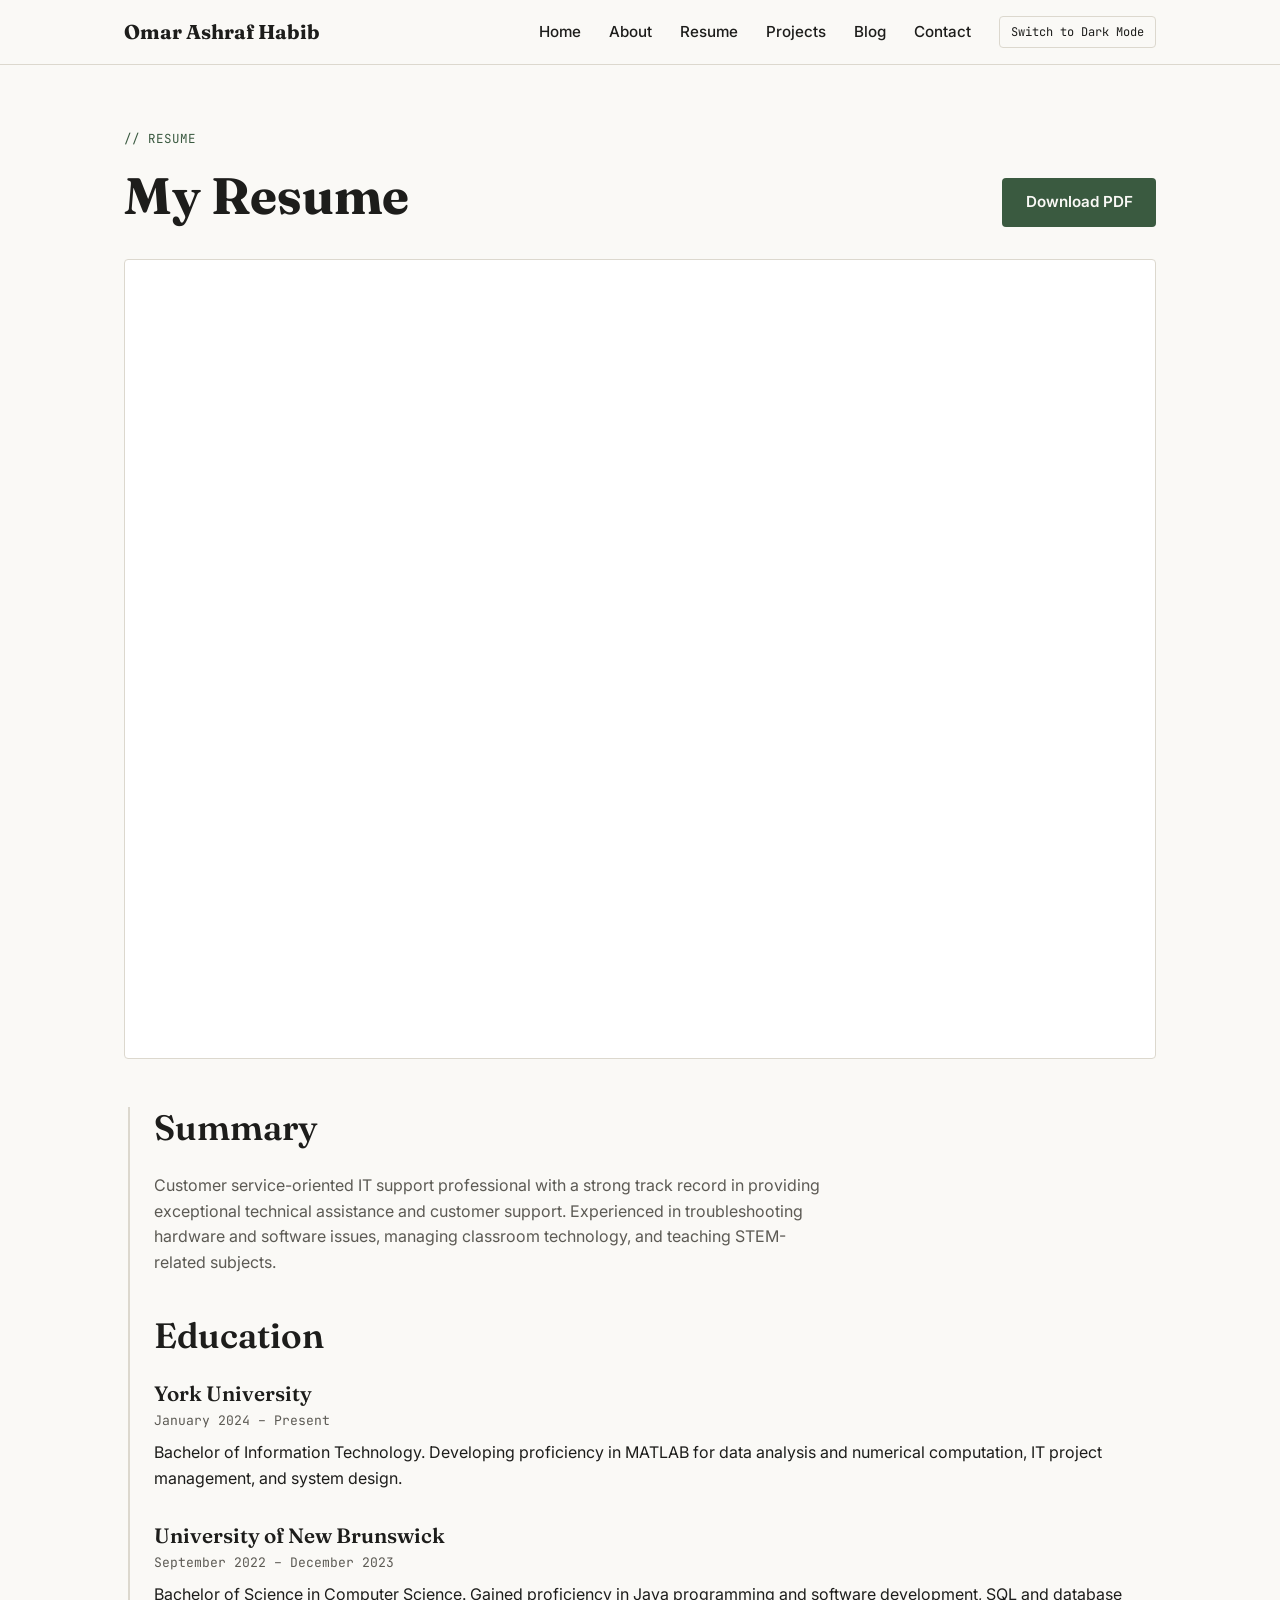
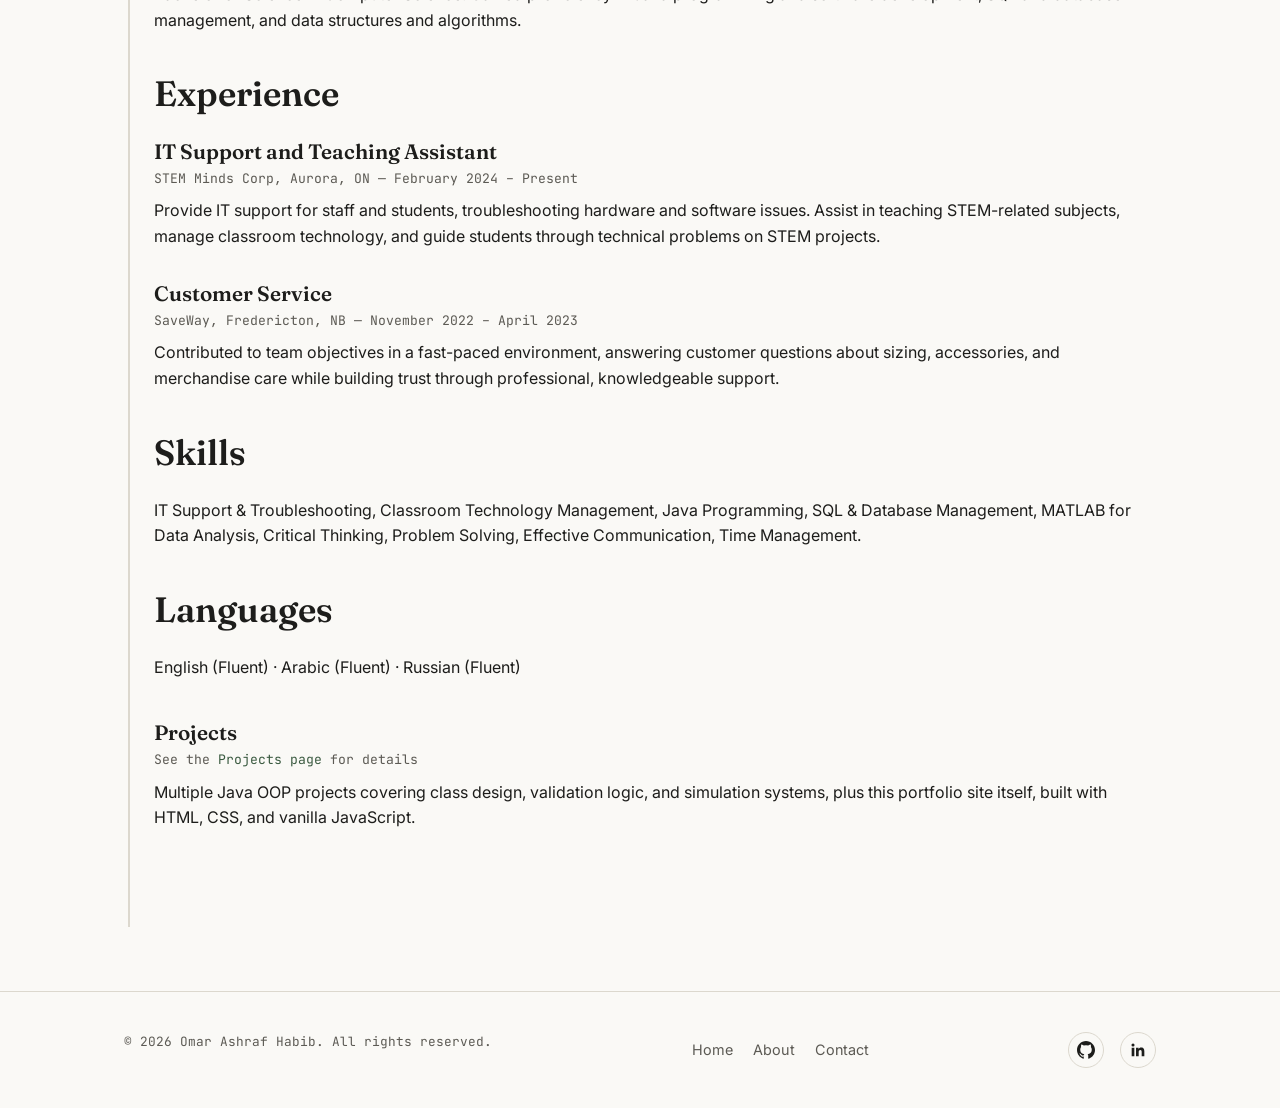
<file: resume.html>
<!DOCTYPE html>
<html lang="en">
<head>
  <meta charset="UTF-8">
  <meta name="viewport" content="width=device-width, initial-scale=1.0">
  <title>Resume Omar Ashraf Habib</title>
  <meta name="description" content="Resume of Omar Ashraf Habib.">

  <!-- External stylesheet (Level 3: external CSS) -->
  <link rel="stylesheet" href="css/style.css">

  <!-- Internal stylesheet (Level 2: internal CSS) — page-specific layout -->
  <style>
    .resume-header {
      padding: 4rem 0 2rem;
      display: flex;
      justify-content: space-between;
      align-items: flex-end;
      flex-wrap: wrap;
      gap: 1.5rem;
    }

    .resume-embed {
      width: 100%;
      height: 800px;
      border: 1px solid var(--border);
      border-radius: var(--radius);
      background-color: var(--bg-raised);
      margin-bottom: 3rem;
    }

    .placeholder-note {
      display: flex;
      align-items: center;
      justify-content: center;
      height: 100%;
      text-align: center;
      padding: 2rem;
      color: var(--text-muted);
      font-family: var(--font-mono);
      font-size: 0.9rem;
    }

    .timeline-item {
      margin-bottom: 2rem;
    }

    .timeline-item h3 { margin-bottom: 0.2rem; }

    .timeline-meta {
      font-family: var(--font-mono);
      font-size: 0.82rem;
      color: var(--text-muted);
      margin-bottom: 0.6rem;
    }
  </style>
</head>
<body data-theme="light">

    <script>
    (function () {
        var saved = localStorage.getItem("theme");
        if (saved) document.body.setAttribute("data-theme", saved);
    })();
    </script>

  <!-- ===== Header / Navigation ===== -->
  <div id="header-placeholder"></div>

  <main class="container">

    <div class="resume-header">
      <div>
        <p class="eyebrow">// resume</p>
        <h1>My Resume</h1>
      </div>
      <!-- Download button: points at the PDF once it's uploaded to assets/ -->
      <a href="assets/resumeOmarHabib.pdf" download class="btn btn-primary">Download PDF</a>
    </div>

    <!-- Embedded resume viewer.
         Once assets/resumeOmarHabib.pdf exists, this iframe will render it directly. -->
    <div class="resume-embed">
      <iframe
        src="assets/resumeOmarHabib.pdf"
        title="Omar Ashraf Habib's Resume"
        width="100%"
        height="100%"
        style="border: none; border-radius: var(--radius);">
        <p class="placeholder-note">
          Your PDF viewer doesn't support inline preview.
          <a href="assets/resumeOmarHabib.pdf">Download the PDF instead</a>.
        </p>
      </iframe>
    </div>

    <!-- ===== Text summary (mirrors the resume, notebook-margin style) ===== -->
    <section class="section margin-rule" style="padding-top: 0;">
      <h2 style="margin-bottom: 1.5rem;">Summary</h2>
      <p style="max-width: 68ch; color: var(--text-muted);">
        Customer service-oriented IT support professional with a strong track
        record in providing exceptional technical assistance and customer
        support. Experienced in troubleshooting hardware and software issues,
        managing classroom technology, and teaching STEM-related subjects.
      </p>

      <h2 style="margin: 2.5rem 0 1.5rem;">Education</h2>

      <div class="timeline-item">
        <h3>York University</h3>
        <p class="timeline-meta">January 2024 – Present</p>
        <p>Bachelor of Information Technology. Developing proficiency in
        MATLAB for data analysis and numerical computation, IT project
        management, and system design.</p>
      </div>

      <div class="timeline-item">
        <h3>University of New Brunswick</h3>
        <p class="timeline-meta">September 2022 – December 2023</p>
        <p>Bachelor of Science in Computer Science. Gained proficiency in Java
        programming and software development, SQL and database management,
        and data structures and algorithms.</p>
      </div>

      <h2 style="margin: 2.5rem 0 1.5rem;">Experience</h2>

      <div class="timeline-item">
        <h3>IT Support and Teaching Assistant</h3>
        <p class="timeline-meta">STEM Minds Corp, Aurora, ON — February 2024 – Present</p>
        <p>Provide IT support for staff and students, troubleshooting hardware
        and software issues. Assist in teaching STEM-related subjects, manage
        classroom technology, and guide students through technical problems on
        STEM projects.</p>
      </div>

      <div class="timeline-item">
        <h3>Customer Service</h3>
        <p class="timeline-meta">SaveWay, Fredericton, NB — November 2022 – April 2023</p>
        <p>Contributed to team objectives in a fast-paced environment,
        answering customer questions about sizing, accessories, and
        merchandise care while building trust through professional,
        knowledgeable support.</p>
      </div>

      <h2 style="margin: 2.5rem 0 1.5rem;">Skills</h2>
      <p>IT Support &amp; Troubleshooting, Classroom Technology Management,
      Java Programming, SQL &amp; Database Management, MATLAB for Data
      Analysis, Critical Thinking, Problem Solving, Effective Communication,
      Time Management.</p>

      <h2 style="margin: 2.5rem 0 1.5rem;">Languages</h2>
      <p>English (Fluent) &middot; Arabic (Fluent) &middot; Russian (Fluent)</p>

      <div class="timeline-item" style="margin-top: 2.5rem;">
        <h3>Projects</h3>
        <p class="timeline-meta">See the <a href="projects.html">Projects page</a> for details</p>
        <p>Multiple Java OOP projects covering class design, validation logic,
        and simulation systems, plus this portfolio site itself, built with
        HTML, CSS, and vanilla JavaScript.</p>
      </div>
    </section>

  </main>

  <!-- ===== Footer ===== -->
  <div id="footer-placeholder"></div>
  <script src="js/theme.js"></script>
  <script src="js/components.js"></script>
</body>
</html>
</file>
<file: css/style.css>
/* 
   style.css — Shared external stylesheet
   Omar Ashraf Habib — Portfolio
   */

/* ---- Fonts ---- */
@import url('https://fonts.googleapis.com/css2?family=Fraunces:ital,opsz,wght@0,9..144,400;0,9..144,600;0,9..144,700;1,9..144,500&family=Inter:wght@400;500;600&family=JetBrains+Mono:wght@400;500&display=swap');

/* ---- Design tokens ---- */
:root {
  --bg: #FAF9F6;
  --bg-raised: #FFFFFF;
  --text: #1D1D1B;
  --text-muted: #5C5A54;
  --accent: #3A5A40;       /* deep moss green */
  --accent-2: #E8871E;     /* burnt amber */
  --border: #DCD8CE;

  --font-display: "Fraunces", serif;
  --font-body: "Inter", sans-serif;
  --font-mono: "JetBrains Mono", monospace;

  --max-width: 1080px;
  --radius: 4px;
}

[data-theme="dark"] {
  --bg: #1A1A17;
  --bg-raised: #232320;
  --text: #F2F0EA;
  --text-muted: #ADA99E;
  --accent: #6FA37A;
  --accent-2: #F2A44E;
  --border: #3A3934;
}

/* ---- Reset ---- */
* { box-sizing: border-box; margin: 0; padding: 0; }

html { scroll-behavior: smooth; }

body {
  background-color: var(--bg);
  color: var(--text);
  font-family: var(--font-body);
  font-size: 16px;
  line-height: 1.6;
  transition: background-color 0.25s ease, color 0.25s ease;
}

img { max-width: 100%; display: block; }

a {
  color: var(--accent);
  text-decoration: none;
}
a:hover { text-decoration: underline; }

ul, ol { list-style-position: inside; }

/* Visible keyboard focus everywhere */
a:focus-visible,
button:focus-visible,
input:focus-visible,
textarea:focus-visible {
  outline: 2px solid var(--accent-2);
  outline-offset: 2px;
}

/* ---- Typography scale ---- */
h1, h2, h3, h4 {
  font-family: var(--font-display);
  font-weight: 600;
  line-height: 1.2;
  color: var(--text);
}

h1 { font-size: clamp(2.2rem, 4vw, 3.4rem); font-weight: 700; }
h2 { font-size: clamp(1.6rem, 3vw, 2.2rem); }
h3 { font-size: 1.3rem; }

p { margin-bottom: 1rem; color: var(--text); }

.eyebrow {
  font-family: var(--font-mono);
  font-size: 0.78rem;
  letter-spacing: 0.08em;
  text-transform: uppercase;
  color: var(--accent);
}

/* ---- Layout helpers ---- */
.container {
  max-width: var(--max-width);
  margin: 0 auto;
  padding: 0 1.5rem;
}

.section {
  padding: 4rem 0;
}

/* ---- Header / Nav ---- */
.site-header {
  border-bottom: 1px solid var(--border);
  background-color: var(--bg);
  position: sticky;
  top: 0;
  z-index: 50;
}

.nav-wrap {
  max-width: var(--max-width);
  margin: 0 auto;
  padding: 1rem 1.5rem;
  display: flex;
  align-items: center;
  justify-content: space-between;
  gap: 1rem;
}

.brand {
  font-family: var(--font-display);
  font-weight: 700;
  font-size: 1.25rem;
  color: var(--text);
}
.brand:hover { text-decoration: none; }

.main-nav ul {
  list-style: none;
  display: flex;
  gap: 1.75rem;
  align-items: center;
}

.main-nav a {
  color: var(--text);
  font-size: 0.95rem;
  font-weight: 500;
  padding-bottom: 2px;
  border-bottom: 2px solid transparent;
}
.main-nav a:hover,
.main-nav a[aria-current="page"] {
  color: var(--accent);
  text-decoration: none;
  border-bottom-color: var(--accent);
}

/* Theme toggle button */
.theme-toggle {
  font-family: var(--font-mono);
  font-size: 0.75rem;
  background: transparent;
  border: 1px solid var(--border);
  color: var(--text);
  padding: 0.45rem 0.7rem;
  border-radius: var(--radius);
  cursor: pointer;
  transition: border-color 0.2s ease, color 0.2s ease;
}
.theme-toggle:hover {
  border-color: var(--accent);
  color: var(--accent);
}

/* Mobile nav toggle */
.nav-toggle {
  display: none;
  background: none;
  border: 1px solid var(--border);
  border-radius: var(--radius);
  padding: 0.4rem 0.6rem;
  font-family: var(--font-mono);
  color: var(--text);
  cursor: pointer;
}

/* ---- Buttons ---- */
.btn {
  display: inline-block;
  font-family: var(--font-body);
  font-weight: 600;
  font-size: 0.95rem;
  padding: 0.7rem 1.4rem;
  border-radius: var(--radius);
  border: 1px solid transparent;
  cursor: pointer;
  transition: transform 0.15s ease, background-color 0.2s ease, border-color 0.2s ease;
}
.btn:hover { text-decoration: none; transform: translateY(-1px); }

.btn-primary {
  background-color: var(--accent);
  color: #FAF9F6;
}
.btn-primary:hover { background-color: #2E4832; }

.btn-outline {
  background-color: transparent;
  border-color: var(--text);
  color: var(--text);
}
.btn-outline:hover { border-color: var(--accent); color: var(--accent); }

/* ---- Footer ---- */
.site-footer {
  border-top: 1px solid var(--border);
  padding: 2.5rem 0;
  margin-top: 4rem;
}

.footer-wrap {
  max-width: var(--max-width);
  margin: 0 auto;
  padding: 0 1.5rem;
  display: flex;
  flex-wrap: wrap;
  justify-content: space-between;
  align-items: center;
  gap: 1.5rem;
}

.footer-links ul {
  list-style: none;
  display: flex;
  gap: 1.25rem;
}

.footer-links a { color: var(--text-muted); font-size: 0.9rem; }
.footer-links a:hover { color: var(--accent); }

.social-links {
  display: flex;
  gap: 1rem;
}

.social-links a {
  display: inline-flex;
  align-items: center;
  justify-content: center;
  width: 36px;
  height: 36px;
  border: 1px solid var(--border);
  border-radius: 50%;
  color: var(--text);
  font-family: var(--font-mono);
  font-size: 0.85rem;
}
.social-links a:hover {
  border-color: var(--accent);
  color: var(--accent);
  text-decoration: none;
}

.copyright {
  font-family: var(--font-mono);
  font-size: 0.8rem;
  color: var(--text-muted);
}

/* ---- Notebook margin rule (used on Resume + Blog) ---- */
.margin-rule {
  border-left: 2px solid var(--border);
  padding-left: 1.5rem;
  margin-left: 0.25rem;
}

/* ---- Cards ---- */
.card {
  background-color: var(--bg-raised);
  border: 1px solid var(--border);
  border-radius: var(--radius);
  padding: 1.5rem;
}

/* ---- Responsive ---- */
@media (max-width: 720px) {
  .main-nav { display: none; }
  .main-nav.open { display: block; }
  .nav-wrap { flex-wrap: wrap; }
  .nav-toggle { display: inline-block; }
  .main-nav ul { flex-direction: column; align-items: flex-start; gap: 1rem; padding: 1rem 0; }
  .footer-wrap { flex-direction: column; align-items: flex-start; }
}
</file>
